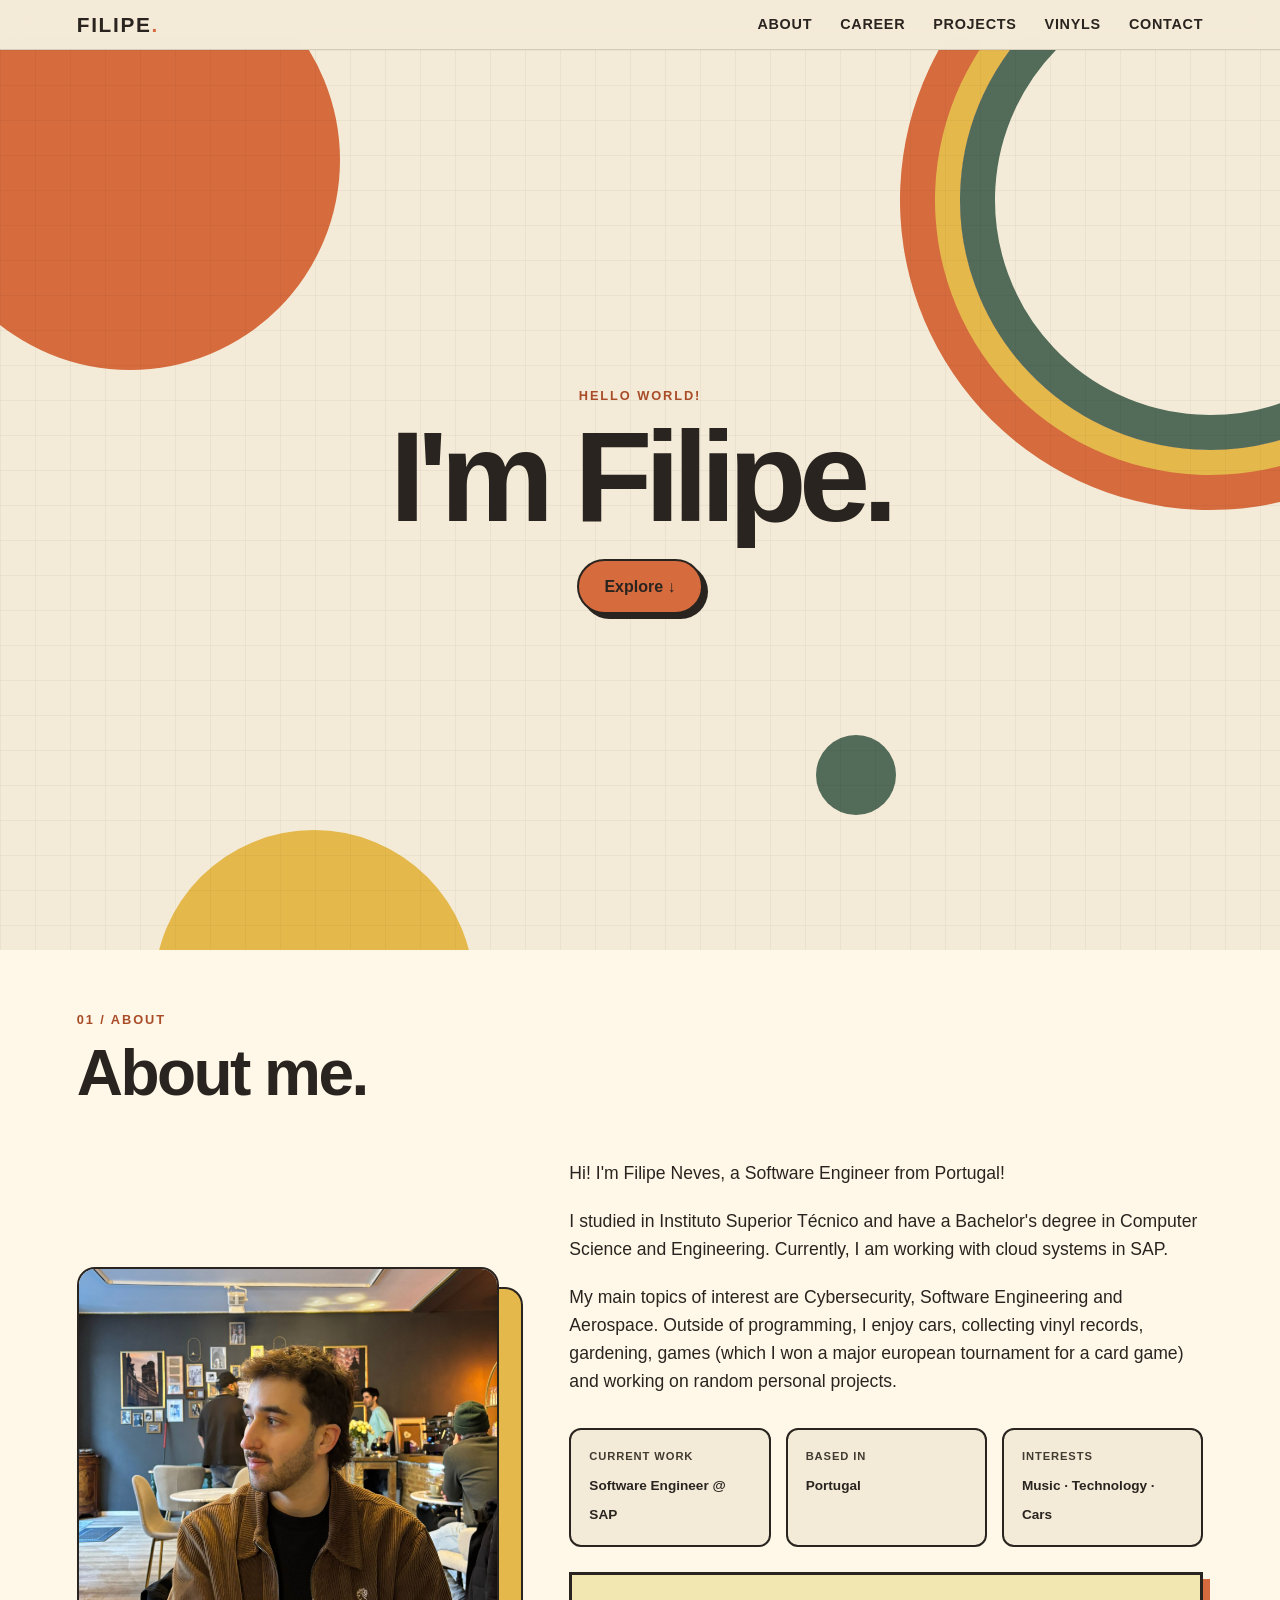
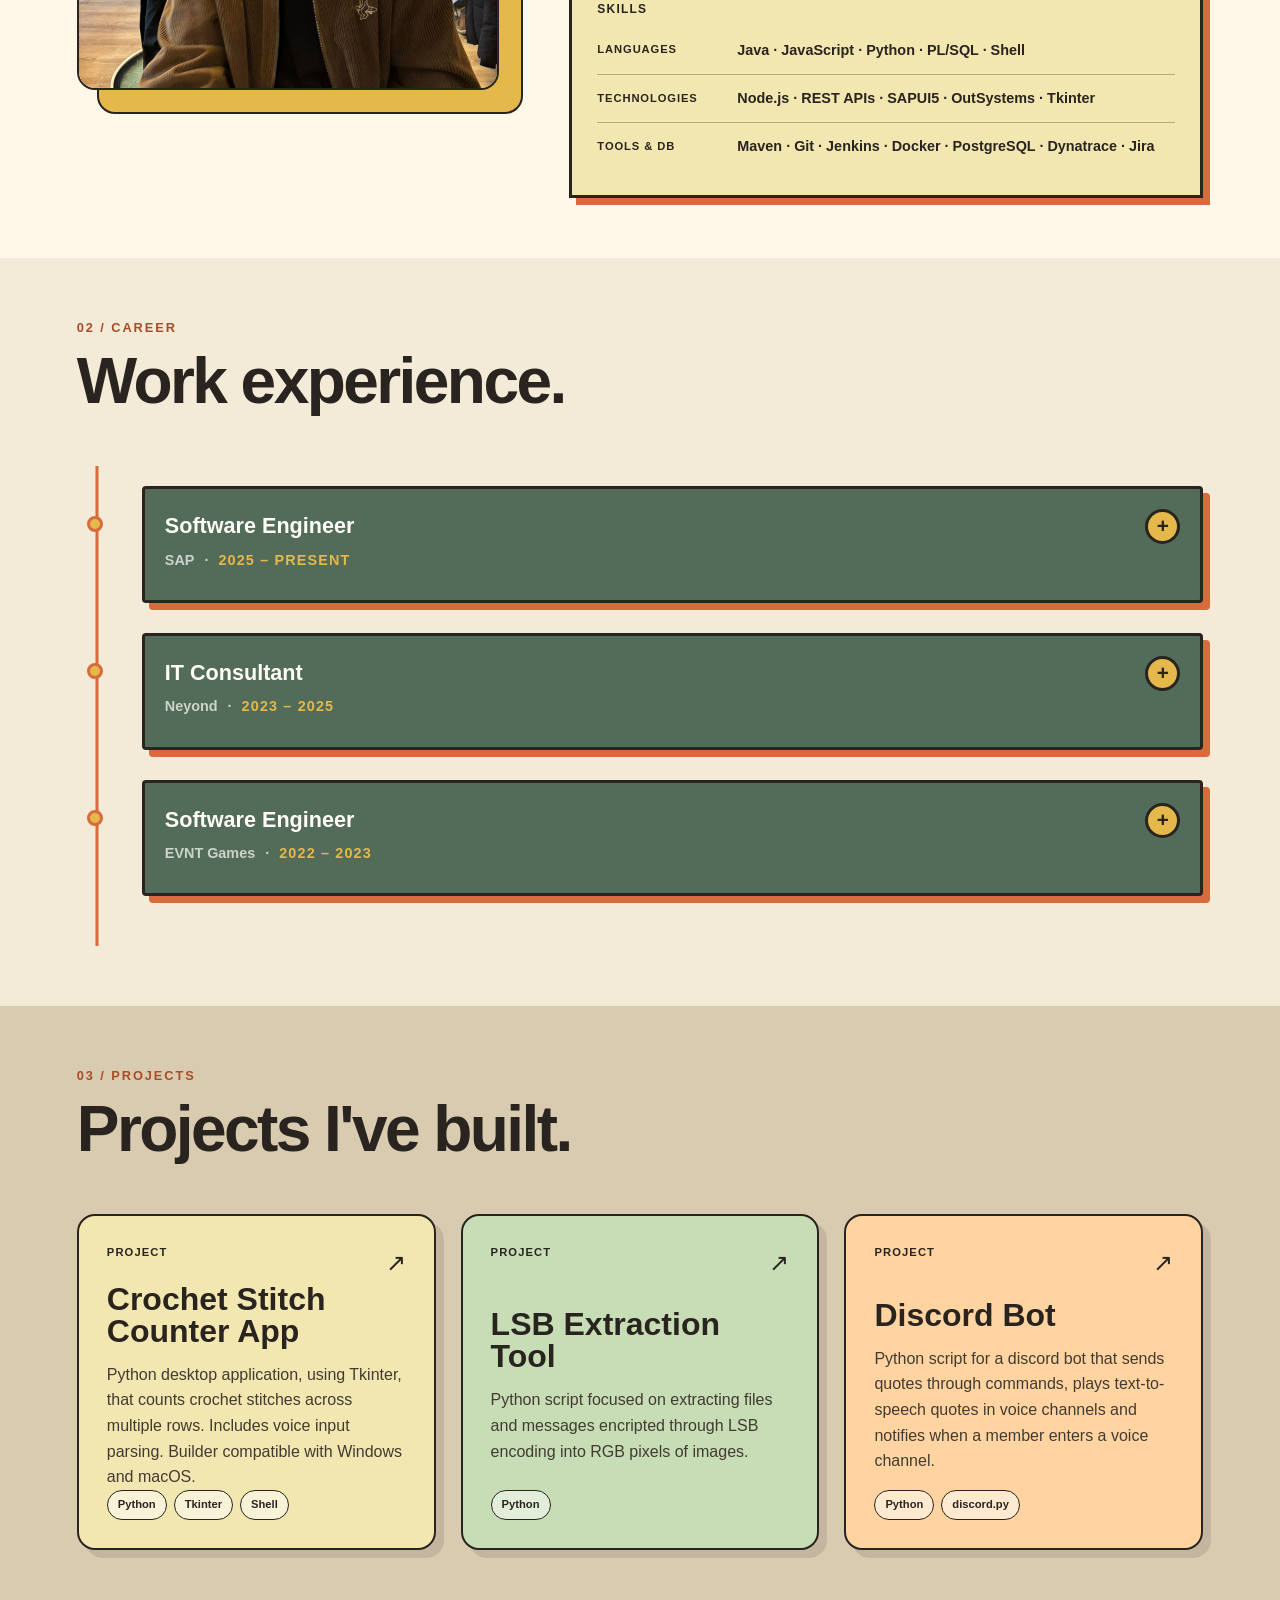
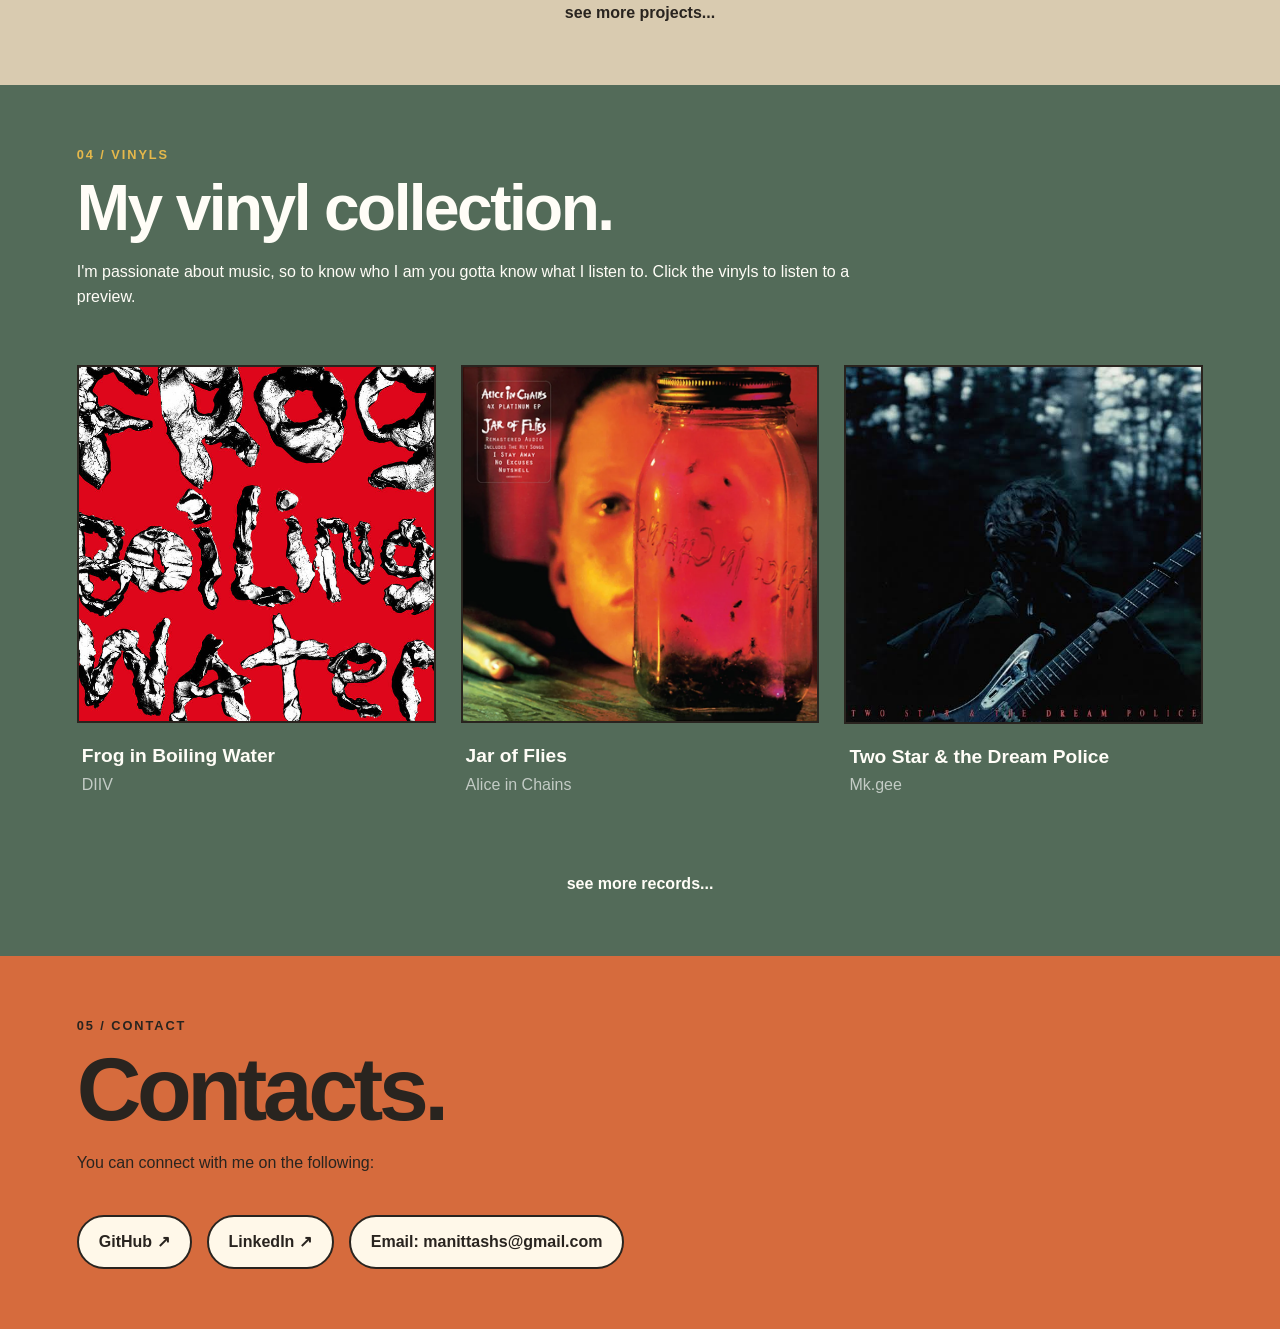
<file: index.html>
<!DOCTYPE html>
<html lang="en">

<head>
    <meta charset="UTF-8">
    <meta name="viewport"
        content="width=device-width, initial-scale=1.0">
    <meta name="description"
        content="Filipe Neves - Personal Portfolio">
    <title>Filipe's Portfolio</title>
    <link rel="stylesheet"
        href="css/style.css">
</head>

<body>
    <header class="site-header">
        <a href="index.html"
            class="logo">
            FILIPE<span>.</span>
        </a>

        <nav class="navigation">
            <a href="#about">
                About
            </a>
            <a href="#work">
                Career
            </a>
            <a href="#projects">
                Projects
            </a>
            <a href="#vinyl">
                Vinyls
            </a>
            <a href="#contact">
                Contact
            </a>
        </nav>
    </header>

    <main>
        <section class="intro">
            <div class="intro-background">
                <div class="intro-shape shape-circle"></div>
                <div class="intro-shape shape-arc"></div>
                <div class="intro-shape shape-half-circle"></div>
                <div class="intro-shape shape-small-circle"></div>
            </div>
            <div class="intro-content">
                <p class="eyebrow">
                    HELLO WORLD!
                </p>
                <h1>
                    I'm Filipe.
                </h1>
                <a href="#about"
                    class="primary-button">
                    Explore ↓
                </a>
            </div>
        </section>

        <section id="about"
            class="section about-section">
            <div class="section-heading">
                <p class="eyebrow">
                    01 / ABOUT
                </p>
                <h2>
                    About me.
                </h2>
            </div>

            <div class="about-content">
                <div class="about-image">
                    <img src="assets/images/profile/profile.jpg">
                </div>
                <div class="about-text">
                    <p>
                        Hi! I'm Filipe Neves, a Software Engineer from
                        Portugal!
                    </p>
                    <p>
                        I studied in Instituto Superior Técnico and have
                        a Bachelor's degree in Computer Science and
                        Engineering. Currently, I am working with cloud
                        systems in SAP.
                    </p>
                    <p>
                        My main topics of interest are Cybersecurity,
                        Software Engineering and Aerospace. Outside of
                        programming, I enjoy cars, collecting vinyl
                        records, gardening, games (which I won a major
                        european tournament for a card game) and working
                        on random personal projects.
                    </p>
                    <div class="about-details">
                        <div>
                            <span>
                                CURRENT WORK
                            </span>
                            <strong>
                                Software Engineer @ SAP
                            </strong>
                        </div>
                        <div>
                            <span>
                                BASED IN
                            </span>
                            <strong>
                                Portugal
                            </strong>
                        </div>
                        <div>
                            <span>
                                INTERESTS
                            </span>
                            <strong>
                                Music · Technology · Cars
                            </strong>
                        </div>
                    </div>
                    <div class="about-skills">
                        <span class="skills-title">
                            SKILLS
                        </span>
                        <div class="skills-list">
                            <div>
                                <span>LANGUAGES</span>
                                <strong>Java · JavaScript · Python · PL/SQL · Shell</strong>
                            </div>
                            <div>
                                <span>TECHNOLOGIES</span>
                                <strong>Node.js · REST APIs · SAPUI5 · OutSystems · Tkinter</strong>
                            </div>
                            <div>
                                <span>TOOLS & DB</span>
                                <strong>Maven · Git · Jenkins · Docker · PostgreSQL · Dynatrace · Jira </strong>
                            </div>
                        </div>
                    </div>
                </div>
            </div>
        </section>

        <section id="work"
            class="section work-section">
            <div class="section-heading">
                <p class="eyebrow">
                    02 / CAREER
                </p>
                <h1>
                    Work experience.
                </h1>
            </div>
            <div id="experience-container"
                class="experience-timeline">
            </div>
        </section>

        <section id="projects"
            class="section projects-section">
            <div class="section-heading">
                <p class="eyebrow">
                    03 / PROJECTS
                </p>
                <h2>
                    Projects I've built.
                </h2>
            </div>
            <div id="featured-projects"
                class="projects-grid">
            </div>
            <div class="section-footer">
                <a href="https://github.com/Manittas"
                    target="_blank"
                    rel="noopener noreferrer"
                    class="text-link">
                    see more projects...
                </a>
            </div>
        </section>

        <section id="vinyl"
            class="section vinyl-section">
            <div class="section-heading">
                <p class="eyebrow">
                    04 / VINYLS
                </p>
                <h2 class="vinyl-h2">
                    My vinyl collection.
                </h2>
                <p>
                    I'm passionate about music, so to know who
                    I am you gotta know what I listen to. Click the
                    vinyls to listen to a preview.
                </p>
            </div>
            <div id="featured-vinyl"
                class="vinyl-grid">
            </div>
            <div class="section-footer">
                <a href="vinyls.html"
                    class="text-link">
                    see more records...
                </a>
            </div>
        </section>

        <section id="contact"
            class="section contact-section">
            <div class="contact-content">
                <p class="eyebrow">
                    05 / CONTACT
                </p>
                <h2>
                    Contacts.
                </h2>
                <p>
                    You can connect with me on the following:
                </p>
                <div class="social-links">
                    <a href="https://github.com/Manittas"
                        target="_blank"
                        rel="noopener noreferrer">
                        GitHub ↗
                    </a>
                    <a href="https://www.linkedin.com/in/filipe-neves-4bb934216/"
                        target="_blank"
                        rel="noopener noreferrer">
                        LinkedIn ↗
                    </a>
                    <a>
                        Email: manittashs@gmail.com
                    </a>
                </div>
            </div>
        </section>
    </main>

    <!-- =====================================================
         JAVASCRIPT
         ===================================================== -->

    <script src="data/experience.js"></script>
    <script src="data/projects.js"></script>
    <script src="data/vinyl.js"></script>
    <script src="js/experience.js"></script>
    <script src="js/project.js"></script>
    <script src="js/vinyl.js"></script>
    <script src="js/main.js"></script>
</body>

</html>
</file>
<file: css/style.css>
:root {
    --background: #f3ead7;
    --background-2: #d9cbb0;
    --surface: #fff8e9;
    --text: #29241f;
    --text-light: #423b31;
    --orange: #d66b3d;
    --orange-dark: #a94d28;
    --green: #536b59;
    --blue: #56718d;
    --yellow: #e5b84b;
    --pastel-yellow: #f2e6b1;
    --pink: #d89091;
    --white: #fffdf7;

    --border:
        2px solid var(--text);

    --radius:
        18px;

    --shadow:
        8px 8px 0
        rgba(41, 36, 31, 0.12);

    --shadow-hover:
        12px 12px 0
        rgba(41, 36, 31, 0.18);
}

* {
    box-sizing: border-box;
    margin: 0;
    padding: 0;
}

html {
    scroll-behavior: smooth;
}

body {
    background: var(--background);
    color: var(--text);
    font-family:Arial, Helvetica, sans-serif;
    line-height: 1.6;
    overflow-x: hidden;
}

img {
    display: block;
    max-width: 100%;
}

a {
    color: inherit;
    text-decoration: none;
}

/* =========================================================
   HEADER
   ========================================================= */

.site-header {
    position: sticky;
    top: 0;
    z-index: 1000;
    display: flex;
    justify-content: space-between;
    align-items: center;
    padding: 8px 6vw;
    background: rgba(243, 234, 215, 0.92);
    backdrop-filter: blur(12px);
    border-bottom: 1px solid rgba(41, 36, 31, 0.15);
}

.logo {
    font-size: 1.3rem;
    font-weight: 900;
    letter-spacing: 0.08em;
}

.logo span {
    color: var(--orange);
}

.navigation {
    display: flex;
    gap: 28px;
}

.navigation a {
    position: relative;
    font-size: 0.9rem;
    font-weight: 700;
    text-transform: uppercase;
    letter-spacing: 0.05em;
}

.navigation a::after {
    content: "";
    position: absolute;
    left: 0;
    bottom: -5px;
    width: 0;
    height: 2px;
    background: var(--orange);
    transition: width 0.25s ease;
}

.navigation a:hover::after {
    width: 100%;
}

/* =========================================================
   INTRO
   ========================================================= */

.intro {
    position: relative;
    min-height: 100vh;
    overflow: hidden;
    display: flex;
    align-items: center;
    justify-content: center;
    background: var(--cream);
}

.intro-background {
    position: absolute;
    inset: 0;
    overflow: hidden;
    pointer-events: none;
}

.intro-background::after {
    content: "";
    position: absolute;
    inset: 0;
    background-image:
        linear-gradient(
            rgba(0, 0, 0, 0.035) 1px,
            transparent 1px
        ),
        linear-gradient(
            90deg,
            rgba(0, 0, 0, 0.035) 1px,
            transparent 1px
        );
    background-size: 35px 35px;
    pointer-events: none;
}

.intro-content {
    position: relative;
    z-index: 10;
    max-width: 750px;
    text-align: center;
}

.eyebrow {
    margin-bottom: 12px;
    color: var(--orange-dark);
    font-size: 0.8rem;
    font-weight: 800;
    letter-spacing:0.15em;
}

.intro h1 {
    margin-bottom: 25px;
    font-size: clamp(4rem, 10vw, 9rem);
    font-weight: 900;
    line-height: 0.9;
    letter-spacing: -0.06em;
}

.intro-description {
    max-width: 600px;
    margin: 0 auto 35px;
    color: var(--text-light);
    font-size: 1.15rem;
}

.primary-button {
    display: inline-block;
    padding: 13px 25px;
    background: var(--orange);
    border: var(--border);
    border-radius: 50px;
    box-shadow: 5px 5px 0 var(--text);
    font-weight: 800;
    transition: transform 0.2s ease, box-shadow 0.2s ease;
}

.primary-button:hover {
    transform: translate(3px, 3px);
    box-shadow: 2px 2px 0 var(--text);
}

.intro-shape {
    position: absolute;
    pointer-events: none;
}

.shape-circle {
    width: 420px;
    height: 420px;
    top: -100px;
    left: -80px;
    border-radius: 50%;
    background: var(--orange);
}

.shape-arc {
    width: 500px;
    height: 500px;
    right: -180px;
    top: -100px;
    border-radius: 50%;
    border: 35px solid var(--green);
    background: transparent;
    box-shadow:
        0 0 0 25px var(--yellow),
        0 0 0 60px var(--orange);
    transform: rotate(25deg);
}

.shape-half-circle {
    width: 320px;
    height: 160px;
    bottom: -40px;
    left: 12%;
    border-radius: 320px 320px 0 0;
    background: var(--yellow);
}

.shape-small-circle {
    width: 80px;
    height: 80px;
    right: 30%;
    bottom: 15%;
    border-radius: 50%;
    background: var(--green);
}

/* =========================================================
   SECTIONS
   ========================================================= */

.section {
    padding: 60px 6vw;
}

.section-heading {
    max-width: 800px;
    margin-bottom: 55px;
}

.section-heading h1,
.section-heading h2 {
    font-size: clamp(2.5rem, 5vw, 5rem);
    font-weight: 900;
    line-height: 0.95;
    letter-spacing: -0.04em;
}

/* =========================================================
   ABOUT
   ========================================================= */

.about-section {
    background: var(--surface);
}

.about-content {
    display: grid;
    grid-template-columns:
        minmax(250px, 0.8fr)
        minmax(300px, 1.2fr);
    gap: 70px;
    align-items: center;
}

.about-image {
    position: relative;
}

.about-image::before {
    content: "";
    position: absolute;
    z-index: 0;
    top: 20px;
    left: 20px;
    width: 100%;
    height: 100%;
    background: var(--yellow);
    border: var(--border);
    border-radius: var(--radius);
}

.about-image img {
    position: relative;
    z-index: 1;
    width: 100%;
    aspect-ratio: 1 / 1;
    object-fit: cover;
    border: var(--border);
    border-radius: var(--radius);
}

.about-text {
    font-size: 1.1rem;
}

.about-text p {
    margin-bottom: 20px;
}

.about-details {
    display: grid;
    grid-template-columns: repeat(3, 1fr);
    gap: 15px;
    margin-top: 32px;
}

.about-details div {
    padding: 18px;
    background: var(--background);
    border: var(--border);
    border-radius: 12px;
}

.about-details span {
    display: block;
    margin-bottom: 5px;
    color: var(--text-light);
    font-size: 0.7rem;
    font-weight: 800;
    letter-spacing: 0.08em;
}

.about-details strong {
    font-size: 0.85rem;
}

.about-skills {
    margin-top: 25px;
    padding: 25px;
    border: 3px solid var(--text);
    background: var(--pastel-yellow);
    color: var(--text);
    box-shadow: 7px 7px 0 var(--orange);
}

.skills-title {
    display: block;
    margin-bottom: 20px;
    font-size: 0.75rem;
    font-weight: 900;
    letter-spacing: 0.1em;
}

.skills-list {
    display: flex;
    flex-direction: column;
}

.skills-list > div {
    display: grid;
    grid-template-columns: 120px 1fr;
    align-items: center;
    gap: 20px;
    padding: 12px 0;
    border-top: 1px solid rgba(0, 0, 0, 0.25);
}

.skills-list > div:first-child {
    border-top: none;
    padding-top: 0;
}

.skills-list span {
    font-size: 0.7rem;
    font-weight: 900;
    letter-spacing: 0.08em;
}

.skills-list strong {
    font-size: 0.9rem;
    font-weight: 700;
}

/* =========================================================
   WORK
   ========================================================= */

.work-section {
    background: var(--background);
}

.experience-timeline {
    position: relative;
    max-width: 100%;
    margin: 0 auto;
    padding: 20px 0;
}

/* Central timeline line */
.experience-timeline::before {
    content: "";
    position: absolute;
    top: 0;
    bottom: 0;
    left: 20px;
    width: 3px;
    transform: translateX(-50%);
    background: var(--orange);
}

.experience-item {
    position: relative;
    display: grid;
    grid-template-columns: 40px 1fr;
    gap: 25px;
    margin-bottom: 30px;
}

.experience-marker {
    position: relative;
    z-index: 2;
}

.experience-dot {
    position: absolute;
    top: 30px;
    left: 10px;
    width: 16px;
    height: 16px;
    box-sizing: border-box;
    border-radius: 50%;
    background: var(--yellow);
    border: 3px solid var(--orange);
}

.experience-card {
    width: 100%;
    box-sizing: border-box;
    background: var(--green);
    color: var(--white);
    border: 3px solid var(--text);
    border-radius: 4px;
    box-shadow: 7px 7px 0 var(--orange);
    cursor: pointer;
    transition:
        transform 0.25s ease,
        box-shadow 0.25s ease;
}

.experience-card:hover {
    transform: translateY(-3px);
    box-shadow: 9px 9px 0 var(--orange);
}

.experience-card-header {
    display: flex;
    align-items: flex-start;
    justify-content: space-between;
    gap: 20px;
    padding: 20px;
}

.experience-card h3 {
    margin: 0;
    font-size: 1.35rem;
    font-weight: 900;
}

.experience-company-date {
    display: flex;
    align-items: center;
    gap: 10px;
}

.experience-card h4 {
    margin: 5px 0 8px;
    color: rgba(255, 255, 255, 0.7);
    font-size: 0.9rem;
    font-weight: 800;
}

.experience-date {
    display: inline-block;
    margin: 5px 0 8px;
    color: var(--yellow);
    font-size: 0.9rem;
    font-weight: 800;
    letter-spacing: 0.08em;
    text-transform: uppercase;
}

.experience-toggle {
    flex-shrink: 0;
    width: 35px;
    height: 35px;
    display: flex;
    align-items: center;
    justify-content: center;
    padding: 0;
    background: var(--yellow);
    color: var(--text);
    border: 3px solid var(--text);
    border-radius: 50%;
    font-size: 1.3rem;
    font-weight: 900;
    line-height: 1;
    cursor: pointer;
    transition: transform 0.2s ease;
}

.experience-toggle:hover {
    transform: rotate(90deg);
}

.experience-description {
    display: grid;
    grid-template-rows: 0fr;
    transition: grid-template-rows 0.35s ease;
}

.experience-description ul {
    overflow: hidden;
    margin: 0;
    padding: 0 25px;
    list-style: none;
    opacity: 0;
    transition:
        opacity 0.25s ease,
        padding 0.35s ease;
}

.experience-description li {
    position: relative;
    margin-bottom: 8px;
    padding-left: 16px;
    color: rgba(255, 255, 255, 0.8);
    font-size: 0.9rem;
    line-height: 1.5;
}

.experience-description li::before {
    content: "•";
    position: absolute;
    left: 0;
    color: var(--yellow);
    font-weight: 900;
}

/* Open Card */
.experience-card.open
.experience-description {
    grid-template-rows: 1fr;
}

.experience-card.open
.experience-description ul {
    padding: 0 25px 25px;
    opacity: 1;
}

.experience-card.open
.experience-toggle {
    transform: rotate(0deg);
}

/* =========================================================
   PROJECTS
   ========================================================= */

.projects-section {
    background: var(--background-2);
}

.projects-grid {
    display: grid;
    grid-template-columns: repeat(3, 1fr);
    gap: 25px;
}

.project-card {
    position: relative;
    display: flex;
    flex-direction: column;
    min-height: 330px;
    padding: 28px;
    border: var(--border);
    border-radius: var(--radius);
    box-shadow: var(--shadow);
    cursor: pointer;
    transition:
        transform 0.25s ease,
        box-shadow 0.25s ease;
}

.project-card:hover {
    transform: translateY(-8px);
    box-shadow: var(--shadow-hover);
}

.project-card:nth-child(3n + 1) {
    background: #f2e6b1;
}

.project-card:nth-child(3n + 2) {
    background: #c7ddb5;
}

.project-card:nth-child(3n + 3) {
    background: #ffd4a1;
}

.project-card-top {
    display: flex;
    justify-content: space-between;
}

.project-number {
    font-size: 0.7rem;
    font-weight: 800;
    letter-spacing: 0.1em;
}

.project-arrow {
    font-size: 1.5rem;
}

.project-card-content {
    flex: 1;
    display: flex;
    flex-direction: column;
    justify-content: center;
}

.project-card h3 {
    margin-bottom: 15px;
    font-size: 2rem;
    font-weight: 900;
    line-height: 1;
}

.project-card p {
    color: var(--text-light);
}

.project-technologies {
    display: flex;
    flex-wrap: wrap;
    gap: 7px;
}

.project-technologies span {
    padding: 5px 10px;
    background: rgba(255, 255, 255, 0.5);
    border: 1px solid var(--text);
    border-radius: 50px;
    font-size: 0.7rem;
    font-weight: 700;
}

/* =========================================================
   SECTION FOOTER
   ========================================================= */

.section-footer {
    display: flex;
    justify-content: center;
    margin-top: 50px;
}

.text-link {
    position: relative;
    font-weight: 800;
}

.text-link::after {
    content: "";
    position: absolute;
    bottom: -6px;
    left: 0;
    width: 100%;
    height: 2px;
    background: var(--orange);
    transform: scaleX(0);
    transform-origin: right;
    transition: transform 0.25s ease;
}

.text-link:hover::after {
    transform: scaleX(1);
    transform-origin: left;
}

/* =========================================================
   VINYL SECTION
   ========================================================= */

.vinyl-section {
    background: var(--green);
    color: var(--white);
}

.vinyl-section .eyebrow {
    color: var(--yellow);
}

.vinyl-h2 {
    margin-bottom: 20px;
    font-size: clamp(3rem, 7vw, 7rem);
    font-weight: 900;
    line-height: 0.9;
    letter-spacing: -0.05em;
}

.vinyl-grid {
    display: grid;
    grid-template-columns: repeat(3, 1fr);
    gap: 25px;
}

.vinyl-grid-large {
    grid-template-columns: repeat(4, 1fr);
}

.vinyl-card {
    cursor: pointer;
}

.vinyl-player {
    position: relative;
    display: flex;
    align-items: center;
    min-height: 300px;
    overflow: hidden;
}

.album-wrapper {
    position: relative;
    z-index: 2;
    width: 100%;
    transition: transform 0.45s ease;
}

.album-cover {
    width: 100%;
    aspect-ratio: 1 / 1;
    object-fit: cover;
    border: 2px solid var(--text);
    box-shadow: 8px 8px 0 rgba(0, 0, 0, 0.25);
}

.vinyl-record {
    position: absolute;
    z-index: 1;
    right: 5%;
    width: 60%;
    aspect-ratio: 1 / 1;
    background: #151515;
    border-radius: 50%;
    box-shadow: 5px 5px 15px rgba(0, 0, 0, 0.35);
    transition: right 0.45s ease;
}

.vinyl-record::before {
    content: "";
    position: absolute;
    inset: 7%;
    border: 1px solid rgba(255, 255, 255, 0.08);
    border-radius: 50%;
}

.vinyl-record::after {
    content: "";
    position: absolute;
    inset: 15%;
    border: 1px solid rgba(255, 255, 255, 0.08);
    border-radius: 50%;
}

.vinyl-label {
    position: absolute;
    top: 50%;
    left: 50%;
    display: flex;
    justify-content: center;
    align-items: center;
    width: 30%;
    aspect-ratio: 1 / 1;
    background: var(--orange);
    border-radius: 50%;
    transform: translate(-50%, -50%);
    overflow: hidden;
}

.vinyl-label span {
    padding: 5px;
    color: var(--text);
    font-size: 0.5rem;
    font-weight: 900;
    text-align: center;
}

.vinyl-center {
    position: absolute;
    top: 50%;
    left: 50%;
    width: 7px;
    height: 7px;
    background: var(--text);
    border-radius: 50%;
    transform: translate(-50%, -50%);
}

.vinyl-information {
    padding: 18px 5px;
}

.vinyl-information h3 {
    font-size: 1.2rem;
    font-weight: 900;
}

.vinyl-information p {
    color: rgba(255, 255, 255, 0.65);
}

.vinyl-information small {
    display: block;
    margin-top: 5px;
    color: rgba(255, 255, 255, 0.55);
    font-size: 0.75rem;
}

/* =========================================================
   VINYL PLAYING STATE
   ========================================================= */

.song-title {
    display: block;
    opacity: 0;
    max-height: 0;
    overflow: hidden;
    transition:
        opacity 0.3s ease,
        max-height 0.3s ease;
}

.vinyl-card.playing
.song-title {
    opacity: 1;
    max-height: 30px;
}

.vinyl-card.playing
.album-wrapper {
    transform:
        scale(0.65)
        translateX(-26%);
}

.vinyl-card.playing
.vinyl-record {
    right: 5%;
    animation: spin 2s linear infinite;
}

@keyframes spin {
    from {
        transform: rotate(0deg);
    }
    to {
        transform: rotate(360deg);
    }
}

/* =========================================================
   VINYL COLLECTION PAGE
   ========================================================= */

.collection-page {
    min-height: calc(100vh - 80px);
    padding: 60px 6vw;
}

.collection-description {
    max-width: 600px;
    margin-top: 25px;
    color: var(--text-light);
    font-size: 1.1rem;
}

.vinyl-page {
    background: var(--green);
    color: var(--white);
}

.vinyl-page .eyebrow {
    color: var(--yellow);
}

.vinyl-page .collection-description {
    color: rgba(255, 255, 255, 0.7);
}

/* =========================================================
   CONTACT
   ========================================================= */

.contact-section {
    background: var(--orange);
}

.contact-section .eyebrow {
    color: var(--text);
}

.contact-content {
    max-width: 900px;
}

.contact-content h2 {
    margin-bottom: 20px;
    font-size: clamp(3rem, 7vw, 7rem);
    font-weight: 900;
    line-height: 0.9;
    letter-spacing: -0.05em;
}

.social-links {
    display: flex;
    flex-wrap: wrap;
    gap: 15px;
    margin-top: 40px;
}

.social-links a {
    padding: 12px 20px;
    background: var(--surface);
    border: var(--border);
    border-radius: 50px;
    font-weight: 800;
    transition: transform 0.2s ease;
}

.social-links a:hover {
    transform: translateY(-4px);
}

/* =========================================================
   TABLET
   ========================================================= */

@media (max-width: 1024px) {
    .navigation {
        gap: 15px;
    }

    .navigation a {
        font-size: 0.75rem;
    }

    .shape-circle {
        width: 320px;
        height: 320px;
        top: -70px;
        left: -100px;
    }

    .shape-arc {
        width: 400px;
        height: 400px;
        right: -180px;
        top: -80px;
        border-width: 30px;
        box-shadow:
            0 0 0 20px var(--yellow),
            0 0 0 50px var(--orange);
        transform: rotate(20deg);
    }

    .shape-half-circle {
        width: 250px;
        height: 125px;
        bottom: -35px;
        left: 8%;
    }

    .shape-small-circle {
        width: 60px;
        height: 60px;
        right: 25%;
        bottom: 13%;
    }

    .intro-background::after {
        background-size: 30px 30px;
    }

    .about-content {
        grid-template-columns: 1fr;
    }

    .about-image {
        max-width: 500px;
    }

    .experience-item {
        grid-template-columns: 35px 1fr;
        gap: 20px;
    }

    .experience-timeline::before {
        left: 17px;
    }

    .experience-dot {
        left: 8px;
    }

    .projects-grid {
        grid-template-columns: repeat(2, 1fr);
    }

    .vinyl-grid {
        grid-template-columns: repeat(2, 1fr);
    }

    .vinyl-grid-large {
        grid-template-columns: repeat(2, 1fr);
    }
}

/* =========================================================
   MOBILE
   ========================================================= */

@media (max-width: 768px) {
    .site-header {
        padding: 16px 5vw;
    }

    .navigation {
        gap: 10px;
    }

    .navigation a {
        font-size: 0.65rem;
    }

    .logo {
        font-size: 1rem;
    }

    .intro {
        min-height: 85vh;
        padding: 60px 5vw;
    }

    .intro h1 {
        font-size: 4rem;
    }

    .intro-description {
        font-size: 1rem;
    }

    .intro-content {
        width: 85%;
        max-width: 500px;
        padding: 20px;
        box-sizing: border-box;
    }

    .shape-circle {
        width: 190px;
        height: 190px;
        top: -50px;
        left: -70px;
    }

    .shape-arc {
        width: 250px;
        height: 250px;
        right: -150px;
        top: -2%;
        border-width: 19px;
        box-shadow:
            0 0 0 13px var(--yellow),
            0 0 0 30px var(--orange);
    }

    .shape-half-circle {
        width: 220px;
        height: 110px;
        bottom: -30px;
        left: 35%;
        transform: translateX(-50%);
    }

    .shape-small-circle {
        width: 45px;
        height: 45px;
        right: 20%;
        bottom: 12%;
    }

    .intro-background::after {
        background-size: 22px 22px;

    }

    .section,
    .collection-page {
        padding: 80px 5vw;
    }

    .skills-list > div {
        grid-template-columns: 1fr;
        gap: 4px;
    }

    .experience-section {
        padding: 70px 0;
    }

    .experience-item {
        grid-template-columns: 30px 1fr;
        gap: 15px;
        margin-bottom: 25px;
    }

    .experience-timeline::before {
        left: 14px;
    }

    .experience-dot {
        left: 6px;
        width: 15px;
        height: 15px;
    }

    .experience-card-header {
        padding: 20px;
    }

    .experience-card h3 {
        font-size: 1.1rem;
    }

    .experience-company-date {
        gap: 8px;
        flex-wrap: wrap;
    }

    .experience-toggle {
        width: 32px;
        height: 32px;
        font-size: 1.1rem;
    }

    .projects-grid {
        grid-template-columns: 1fr;
    }

    .vinyl-grid,
    .vinyl-grid-large {
        grid-template-columns: 1fr;
    }

    .about-details {
        grid-template-columns: 1fr;
    }

    .about-image {
        width: 90%;
    }

    .project-card {
        min-height: 280px;
    }

    .vinyl-player {
        min-height: 280px;
    }
}
</file>
